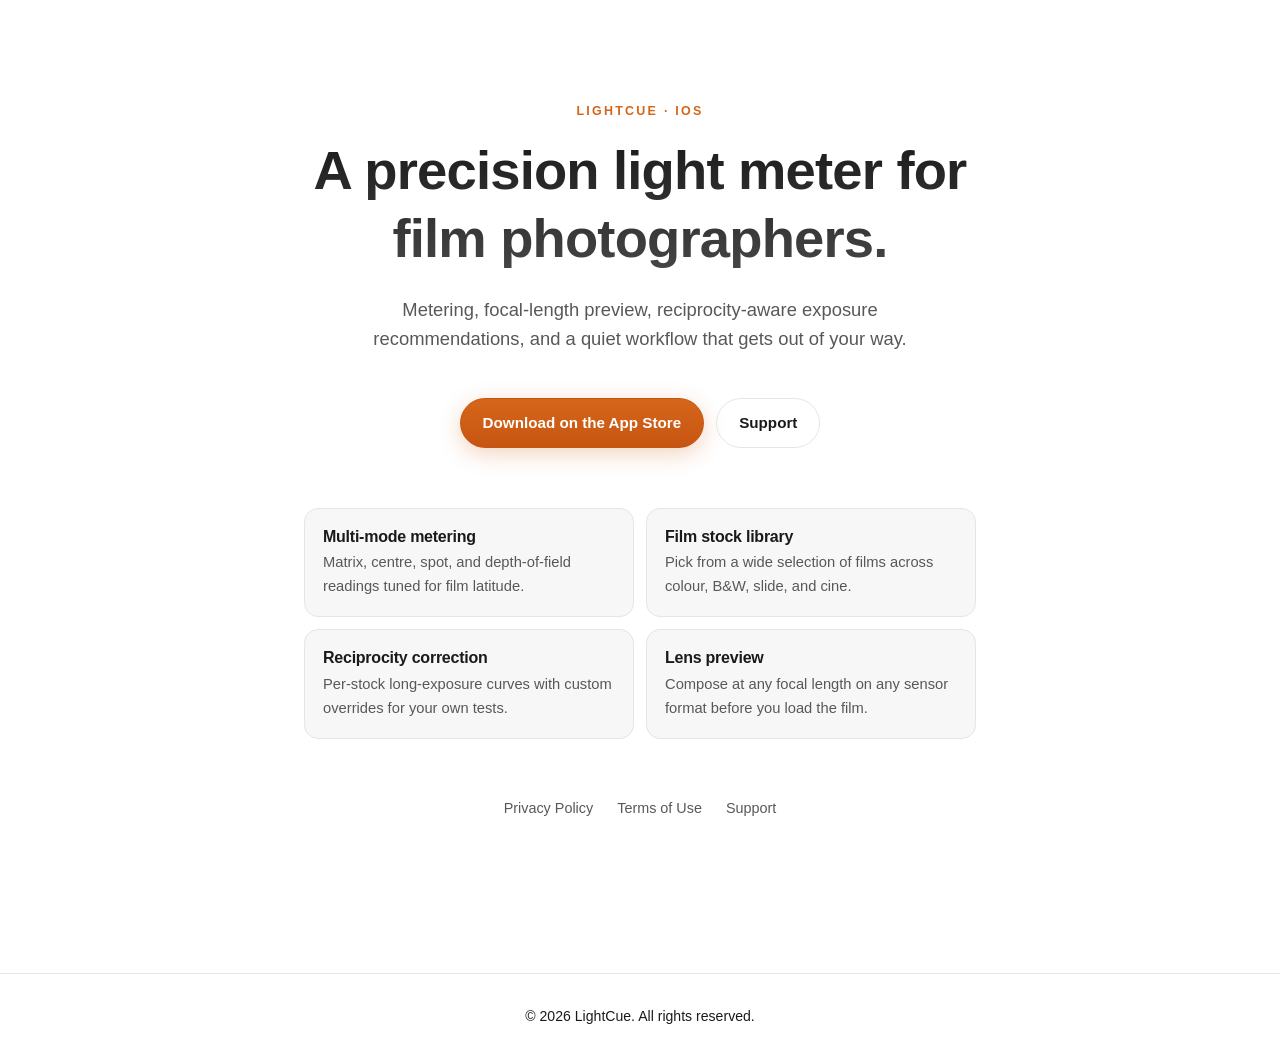
<file: index.html>
<!DOCTYPE html>
<html lang="en">
<head>
<meta charset="UTF-8">
<meta name="viewport" content="width=device-width, initial-scale=1.0">
<title>LightCue — A precision light meter for film photographers</title>
<meta name="description" content="LightCue is a precision iPhone light meter built for film photographers. Spot, center, matrix, and depth-of-field metering with reciprocity correction across an extensive film stock library.">
<link rel="canonical" href="https://qishun-git.github.io/lightcue/">
<link rel="stylesheet" href="assets/styles.css">
</head>
<body class="landing">

<main>
  <span class="eyebrow">LightCue · iOS</span>
  <h1>A precision light meter for film photographers.</h1>
  <p class="lede">Metering, focal-length preview, reciprocity-aware exposure recommendations, and a quiet workflow that gets out of your way.</p>

  <div class="cta-row">
    <a class="btn btn-primary" href="https://apps.apple.com/app/lightcue/id0000000000">Download on the App Store</a>
    <a class="btn btn-ghost" href="support/">Support</a>
  </div>

  <section class="feature-grid">
    <div class="feature">
      <h3>Multi-mode metering</h3>
      <p>Matrix, centre, spot, and depth-of-field readings tuned for film latitude.</p>
    </div>
    <div class="feature">
      <h3>Film stock library</h3>
      <p>Pick from a wide selection of films across colour, B&amp;W, slide, and cine.</p>
    </div>
    <div class="feature">
      <h3>Reciprocity correction</h3>
      <p>Per-stock long-exposure curves with custom overrides for your own tests.</p>
    </div>
    <div class="feature">
      <h3>Lens preview</h3>
      <p>Compose at any focal length on any sensor format before you load the film.</p>
    </div>
  </section>

  <nav class="legal-links" aria-label="Legal and support links">
    <a href="privacy/">Privacy Policy</a>
    <a href="terms/">Terms of Use</a>
    <a href="support/">Support</a>
  </nav>
</main>

<footer class="footer">
  <p>&copy; 2026 LightCue. All rights reserved.</p>
</footer>

</body>
</html>
</file>
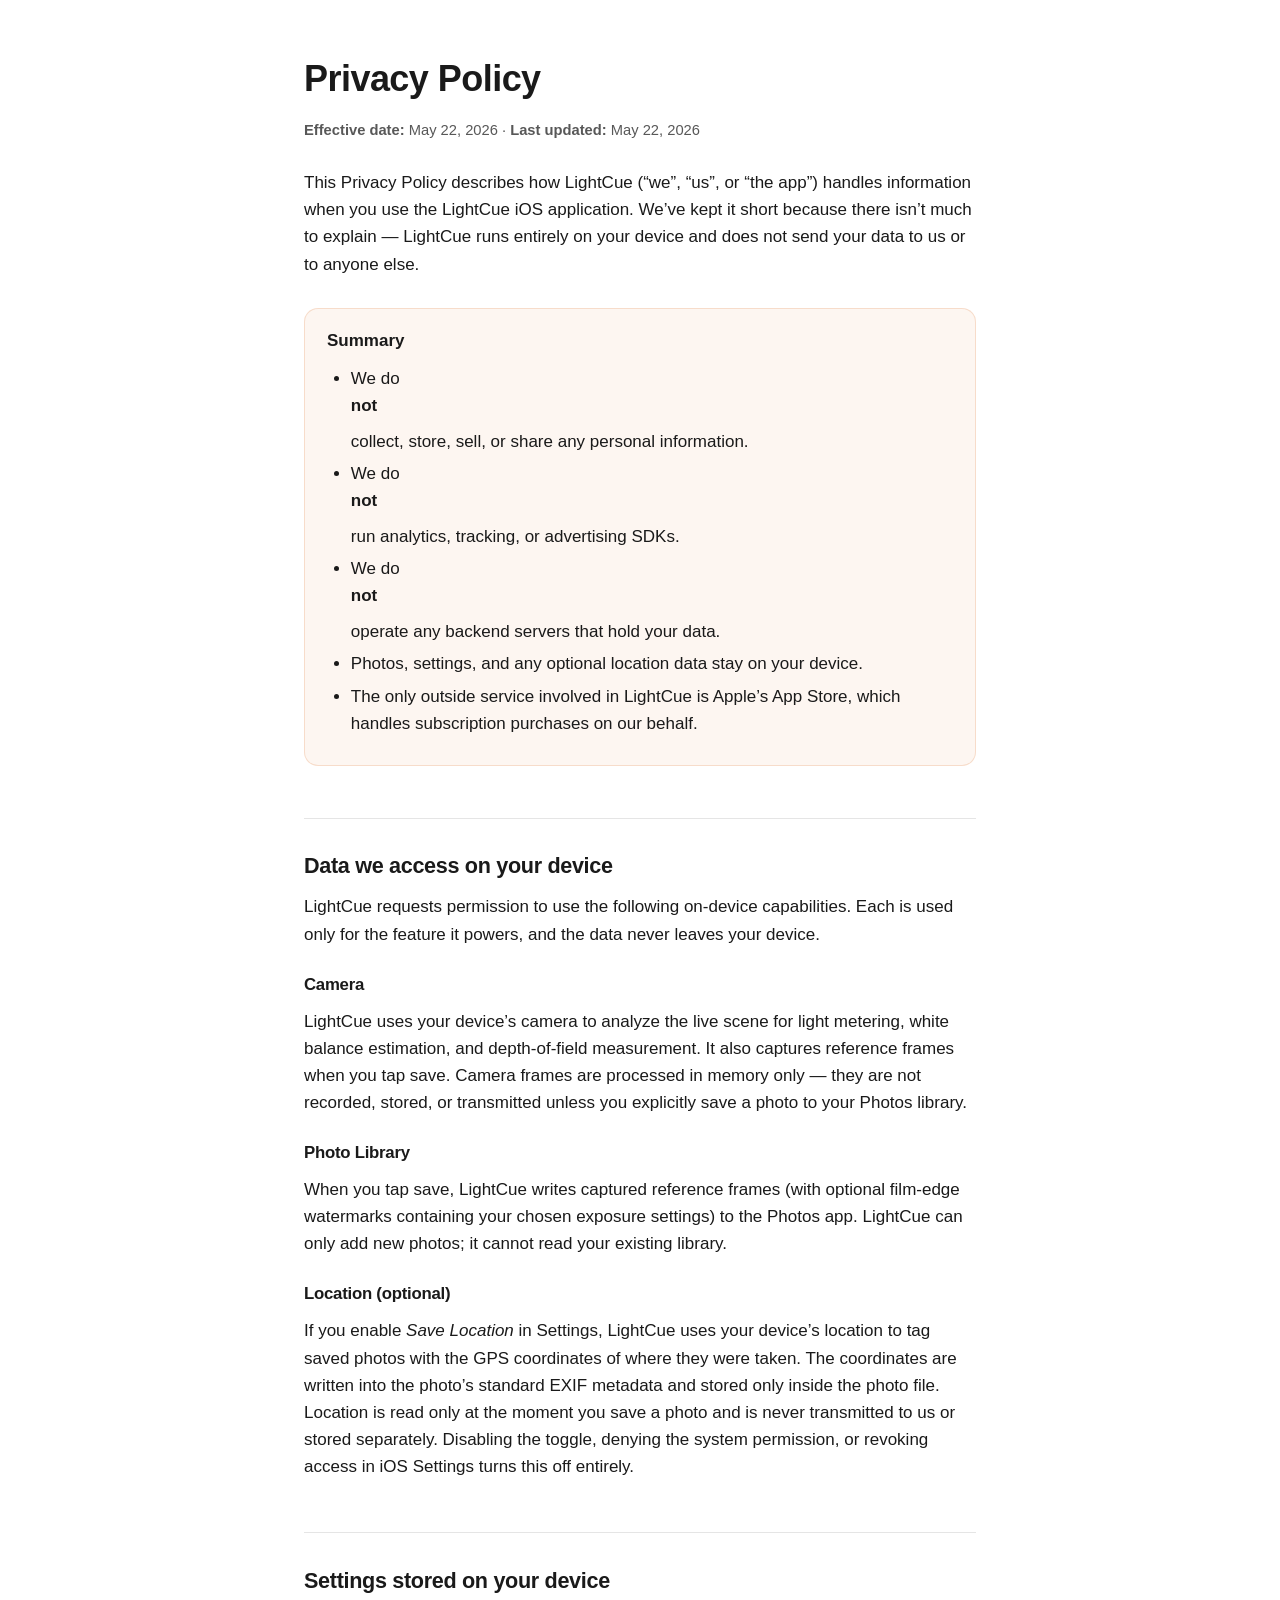
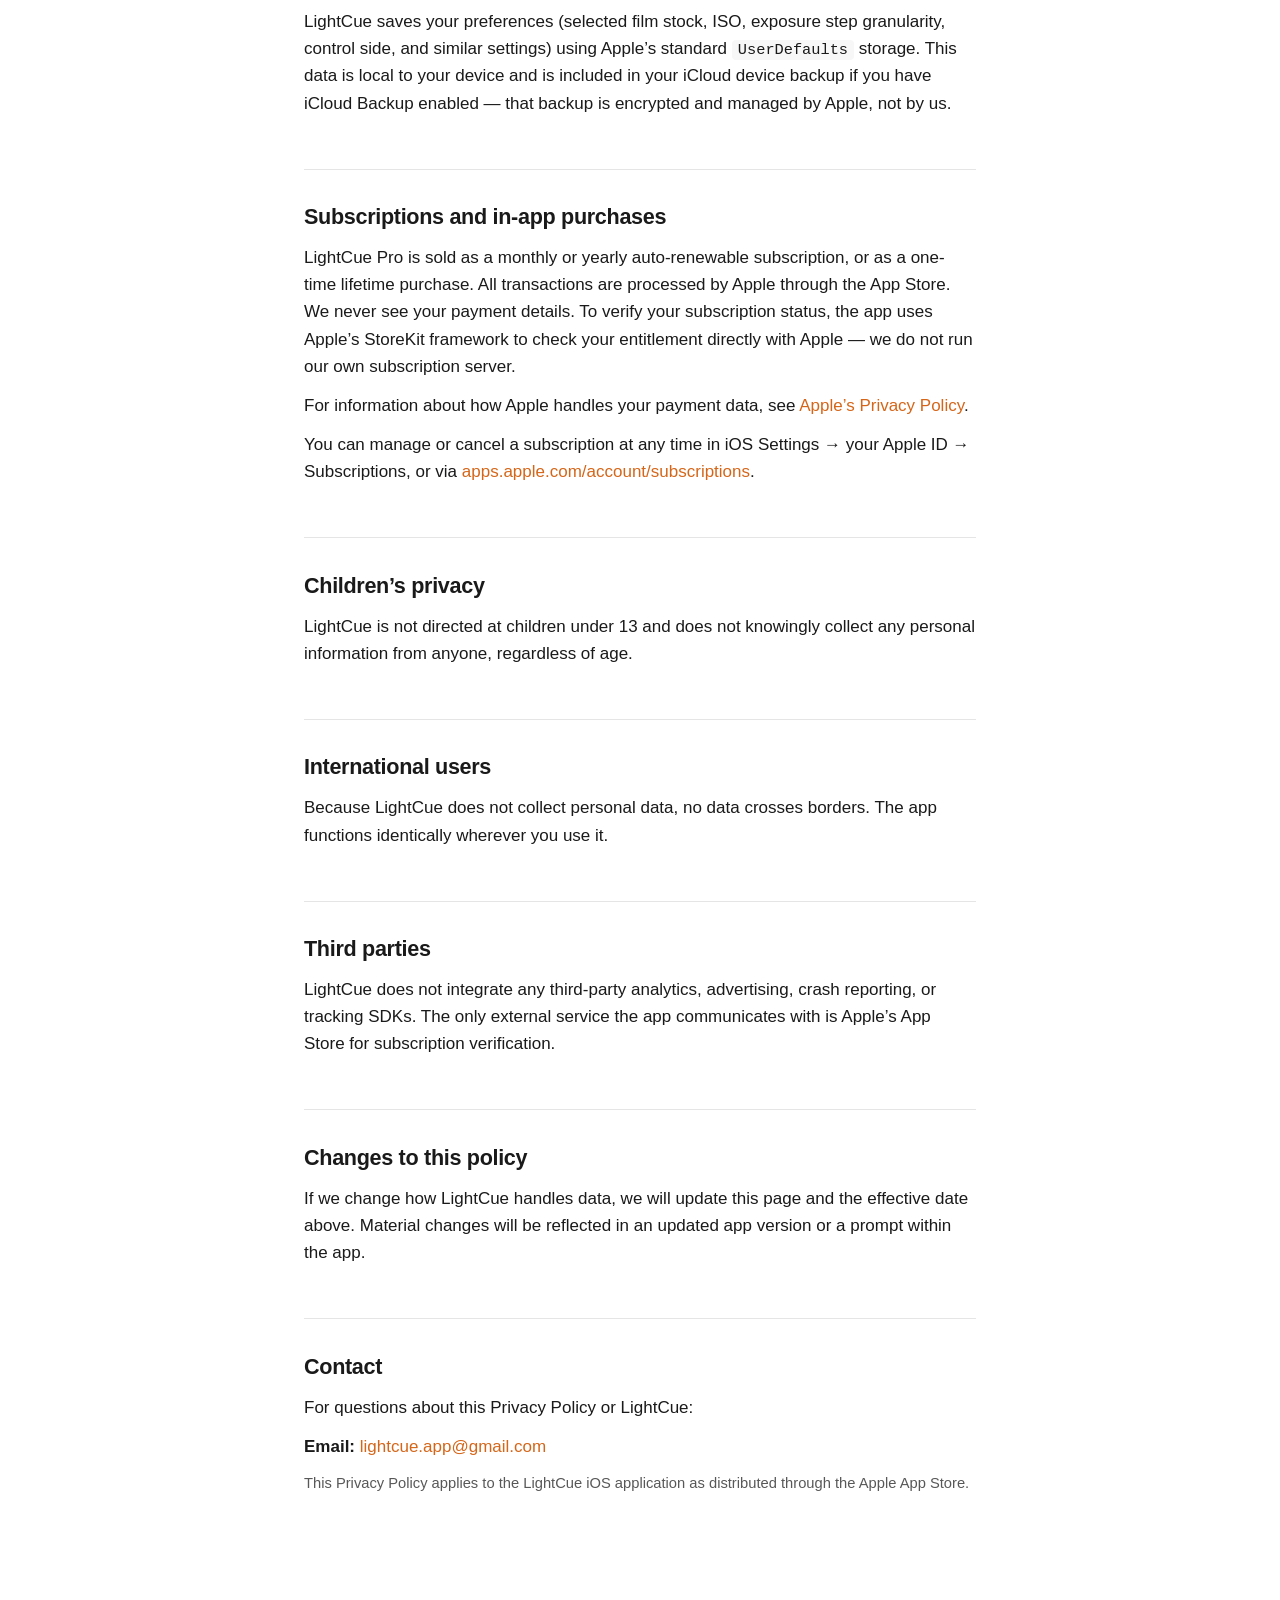
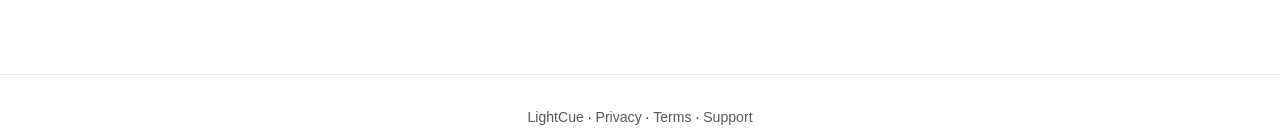
<file: privacy/index.html>
<!DOCTYPE html>
<html lang="en">
<head>
<meta charset="UTF-8">
<meta name="viewport" content="width=device-width, initial-scale=1.0">
<title>Privacy Policy — LightCue</title>
<meta name="description" content="LightCue's privacy policy. We don't collect or transmit your data — everything stays on your device.">
<link rel="canonical" href="https://qishun-git.github.io/lightcue/privacy/">
<link rel="stylesheet" href="../assets/styles.css">
</head>
<body>

<main>

<h1>Privacy Policy</h1>
<p class="meta"><strong>Effective date:</strong> May 22, 2026 &middot; <strong>Last updated:</strong> May 22, 2026</p>

<p>This Privacy Policy describes how LightCue (&ldquo;we&rdquo;, &ldquo;us&rdquo;, or &ldquo;the app&rdquo;) handles information when you use the LightCue iOS application. We&rsquo;ve kept it short because there isn&rsquo;t much to explain &mdash; LightCue runs entirely on your device and does not send your data to us or to anyone else.</p>

<div class="summary">
  <strong>Summary</strong>
  <ul>
    <li>We do <strong>not</strong> collect, store, sell, or share any personal information.</li>
    <li>We do <strong>not</strong> run analytics, tracking, or advertising SDKs.</li>
    <li>We do <strong>not</strong> operate any backend servers that hold your data.</li>
    <li>Photos, settings, and any optional location data stay on your device.</li>
    <li>The only outside service involved in LightCue is Apple&rsquo;s App Store, which handles subscription purchases on our behalf.</li>
  </ul>
</div>

<h2>Data we access on your device</h2>
<p>LightCue requests permission to use the following on-device capabilities. Each is used only for the feature it powers, and the data never leaves your device.</p>

<h3>Camera</h3>
<p>LightCue uses your device&rsquo;s camera to analyze the live scene for light metering, white balance estimation, and depth-of-field measurement. It also captures reference frames when you tap save. Camera frames are processed in memory only &mdash; they are not recorded, stored, or transmitted unless you explicitly save a photo to your Photos library.</p>

<h3>Photo Library</h3>
<p>When you tap save, LightCue writes captured reference frames (with optional film-edge watermarks containing your chosen exposure settings) to the Photos app. LightCue can only add new photos; it cannot read your existing library.</p>

<h3>Location (optional)</h3>
<p>If you enable <em>Save Location</em> in Settings, LightCue uses your device&rsquo;s location to tag saved photos with the GPS coordinates of where they were taken. The coordinates are written into the photo&rsquo;s standard EXIF metadata and stored only inside the photo file. Location is read only at the moment you save a photo and is never transmitted to us or stored separately. Disabling the toggle, denying the system permission, or revoking access in iOS Settings turns this off entirely.</p>

<h2>Settings stored on your device</h2>
<p>LightCue saves your preferences (selected film stock, ISO, exposure step granularity, control side, and similar settings) using Apple&rsquo;s standard <code>UserDefaults</code> storage. This data is local to your device and is included in your iCloud device backup if you have iCloud Backup enabled &mdash; that backup is encrypted and managed by Apple, not by us.</p>

<h2>Subscriptions and in-app purchases</h2>
<p>LightCue Pro is sold as a monthly or yearly auto-renewable subscription, or as a one-time lifetime purchase. All transactions are processed by Apple through the App Store. We never see your payment details. To verify your subscription status, the app uses Apple&rsquo;s StoreKit framework to check your entitlement directly with Apple &mdash; we do not run our own subscription server.</p>
<p>For information about how Apple handles your payment data, see <a href="https://www.apple.com/legal/privacy/">Apple&rsquo;s Privacy Policy</a>.</p>
<p>You can manage or cancel a subscription at any time in iOS Settings &rarr; your Apple ID &rarr; Subscriptions, or via <a href="https://apps.apple.com/account/subscriptions">apps.apple.com/account/subscriptions</a>.</p>

<h2>Children&rsquo;s privacy</h2>
<p>LightCue is not directed at children under 13 and does not knowingly collect any personal information from anyone, regardless of age.</p>

<h2>International users</h2>
<p>Because LightCue does not collect personal data, no data crosses borders. The app functions identically wherever you use it.</p>

<h2>Third parties</h2>
<p>LightCue does not integrate any third-party analytics, advertising, crash reporting, or tracking SDKs. The only external service the app communicates with is Apple&rsquo;s App Store for subscription verification.</p>

<h2>Changes to this policy</h2>
<p>If we change how LightCue handles data, we will update this page and the effective date above. Material changes will be reflected in an updated app version or a prompt within the app.</p>

<h2>Contact</h2>
<p>For questions about this Privacy Policy or LightCue:</p>
<p><strong>Email:</strong> <a href="mailto:lightcue.app@gmail.com">lightcue.app@gmail.com</a></p>

<p class="meta">This Privacy Policy applies to the LightCue iOS application as distributed through the Apple App Store.</p>

</main>

<footer class="footer">
  <p><a href="../">LightCue</a> &middot; <a href="../privacy/">Privacy</a> &middot; <a href="../terms/">Terms</a> &middot; <a href="../support/">Support</a></p>
</footer>

</body>
</html>
</file>
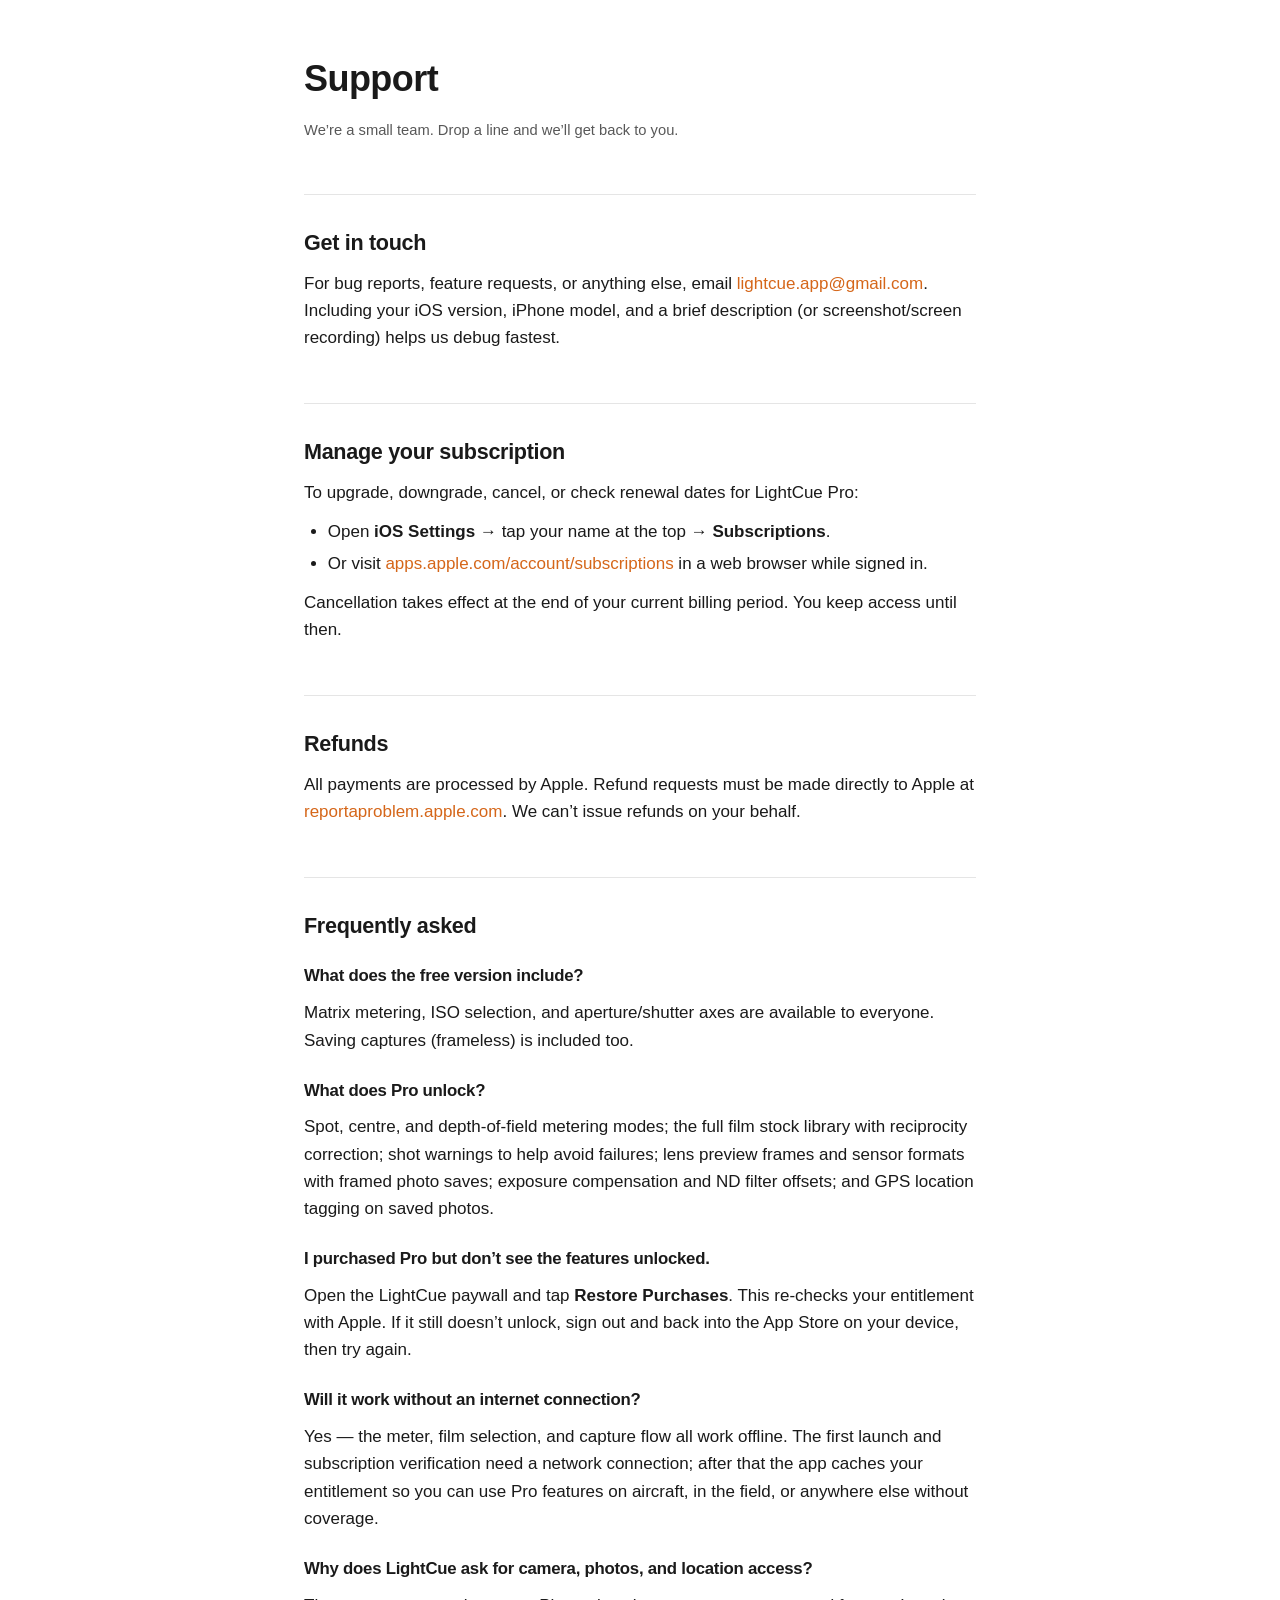
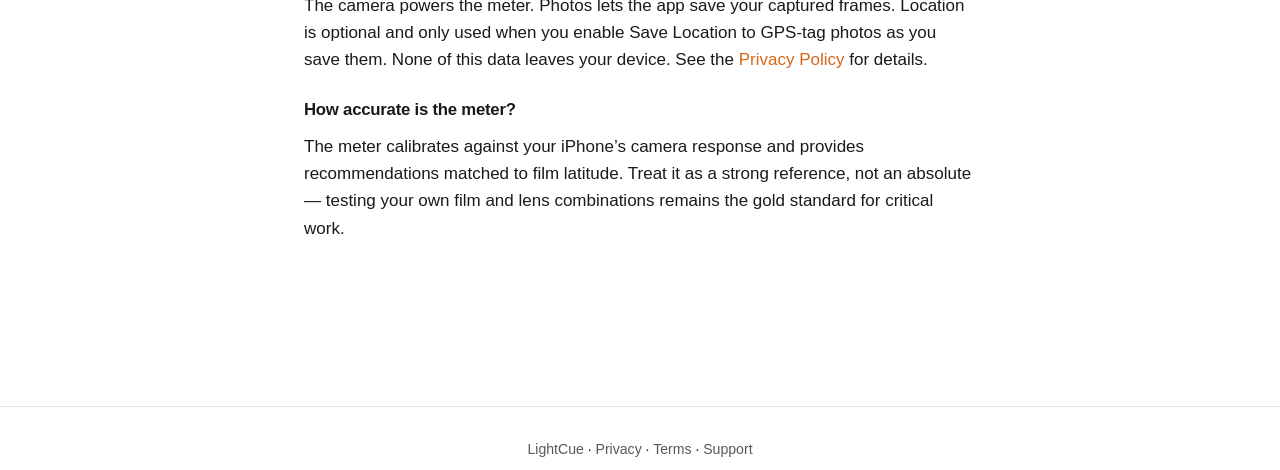
<file: support/index.html>
<!DOCTYPE html>
<html lang="en">
<head>
<meta charset="UTF-8">
<meta name="viewport" content="width=device-width, initial-scale=1.0">
<title>Support — LightCue</title>
<meta name="description" content="Get help with LightCue. Email us, manage your subscription, or read up on common questions.">
<link rel="canonical" href="https://qishun-git.github.io/lightcue/support/">
<link rel="stylesheet" href="../assets/styles.css">
</head>
<body>

<main>

<h1>Support</h1>
<p class="meta">We&rsquo;re a small team. Drop a line and we&rsquo;ll get back to you.</p>

<h2>Get in touch</h2>
<p>For bug reports, feature requests, or anything else, email <a href="mailto:lightcue.app@gmail.com">lightcue.app@gmail.com</a>. Including your iOS version, iPhone model, and a brief description (or screenshot/screen recording) helps us debug fastest.</p>

<h2>Manage your subscription</h2>
<p>To upgrade, downgrade, cancel, or check renewal dates for LightCue Pro:</p>
<ul>
  <li>Open <strong>iOS Settings</strong> &rarr; tap your name at the top &rarr; <strong>Subscriptions</strong>.</li>
  <li>Or visit <a href="https://apps.apple.com/account/subscriptions">apps.apple.com/account/subscriptions</a> in a web browser while signed in.</li>
</ul>
<p>Cancellation takes effect at the end of your current billing period. You keep access until then.</p>

<h2>Refunds</h2>
<p>All payments are processed by Apple. Refund requests must be made directly to Apple at <a href="https://reportaproblem.apple.com">reportaproblem.apple.com</a>. We can&rsquo;t issue refunds on your behalf.</p>

<h2>Frequently asked</h2>

<h3>What does the free version include?</h3>
<p>Matrix metering, ISO selection, and aperture/shutter axes are available to everyone. Saving captures (frameless) is included too.</p>

<h3>What does Pro unlock?</h3>
<p>Spot, centre, and depth-of-field metering modes; the full film stock library with reciprocity correction; shot warnings to help avoid failures; lens preview frames and sensor formats with framed photo saves; exposure compensation and ND filter offsets; and GPS location tagging on saved photos.</p>

<h3>I purchased Pro but don&rsquo;t see the features unlocked.</h3>
<p>Open the LightCue paywall and tap <strong>Restore Purchases</strong>. This re-checks your entitlement with Apple. If it still doesn&rsquo;t unlock, sign out and back into the App Store on your device, then try again.</p>

<h3>Will it work without an internet connection?</h3>
<p>Yes &mdash; the meter, film selection, and capture flow all work offline. The first launch and subscription verification need a network connection; after that the app caches your entitlement so you can use Pro features on aircraft, in the field, or anywhere else without coverage.</p>

<h3>Why does LightCue ask for camera, photos, and location access?</h3>
<p>The camera powers the meter. Photos lets the app save your captured frames. Location is optional and only used when you enable Save Location to GPS-tag photos as you save them. None of this data leaves your device. See the <a href="../privacy/">Privacy Policy</a> for details.</p>

<h3>How accurate is the meter?</h3>
<p>The meter calibrates against your iPhone&rsquo;s camera response and provides recommendations matched to film latitude. Treat it as a strong reference, not an absolute &mdash; testing your own film and lens combinations remains the gold standard for critical work.</p>

</main>

<footer class="footer">
  <p><a href="../">LightCue</a> &middot; <a href="../privacy/">Privacy</a> &middot; <a href="../terms/">Terms</a> &middot; <a href="../support/">Support</a></p>
</footer>

</body>
</html>
</file>
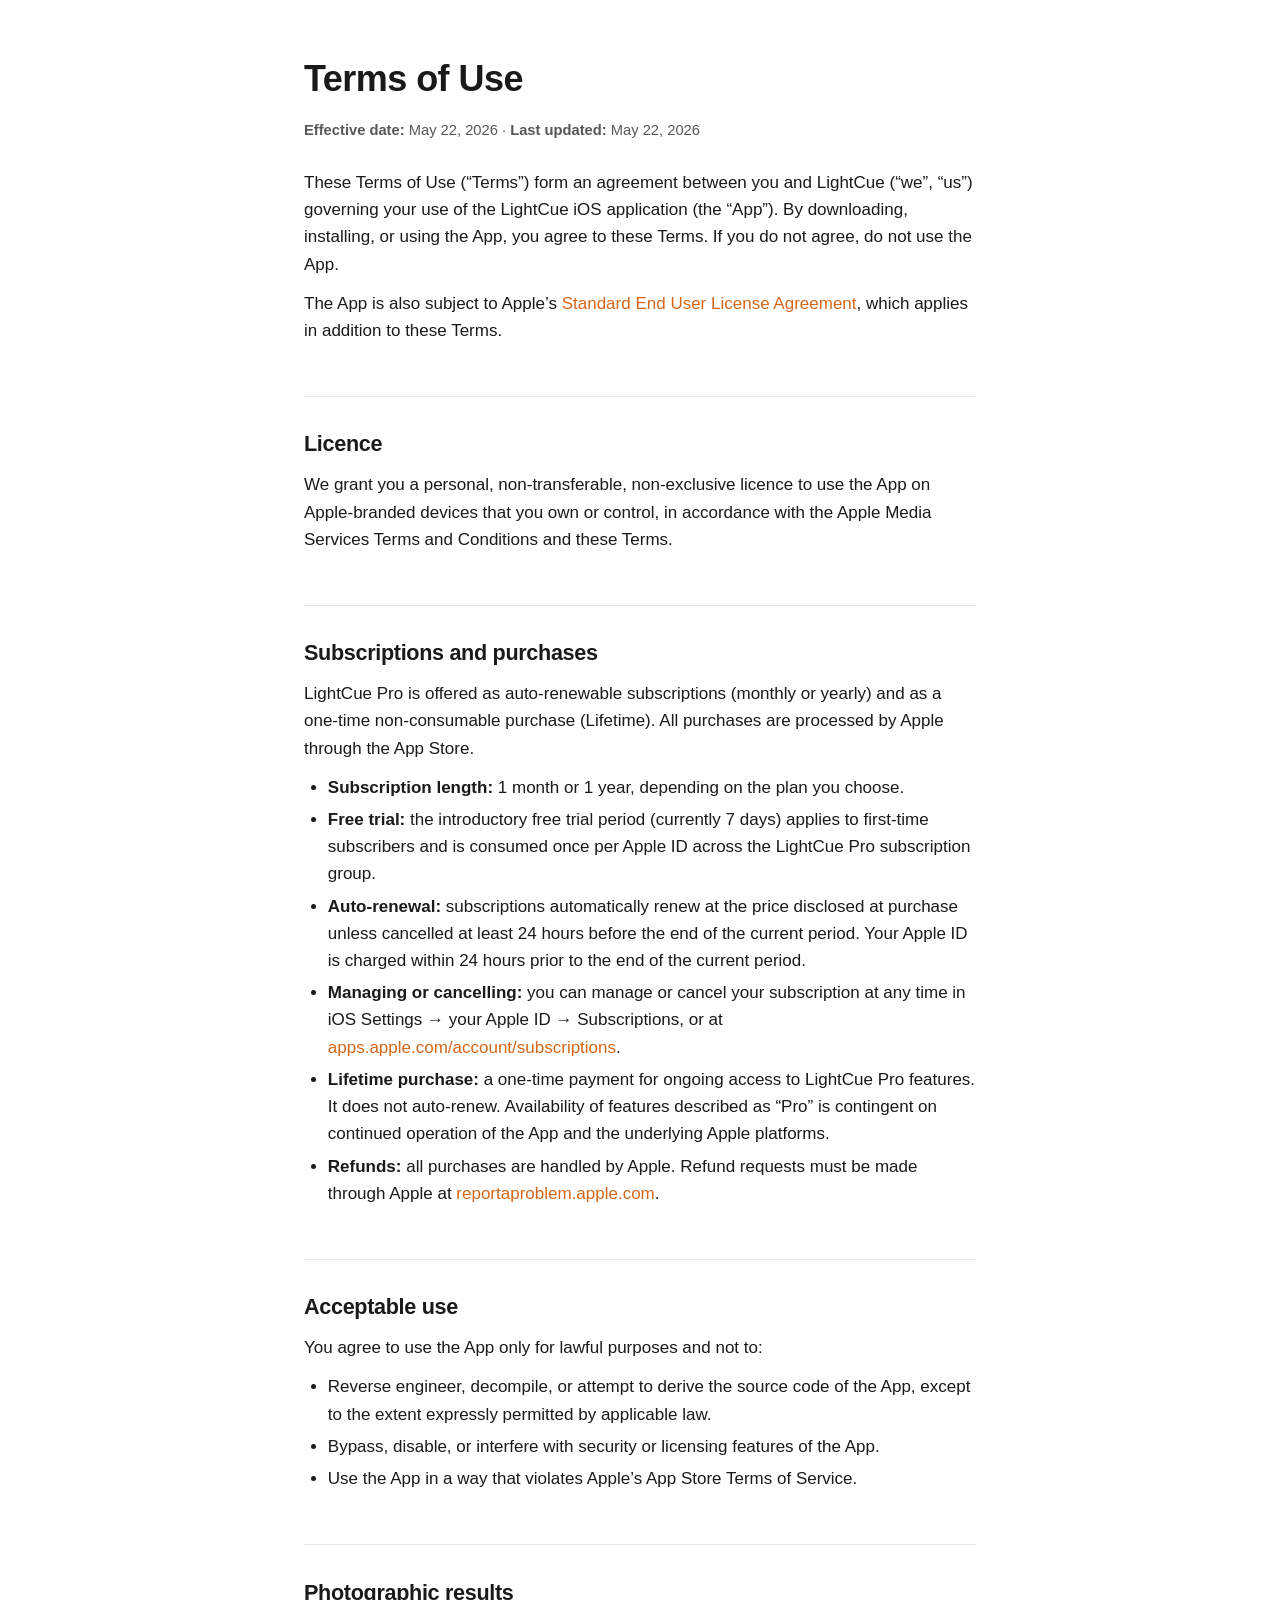
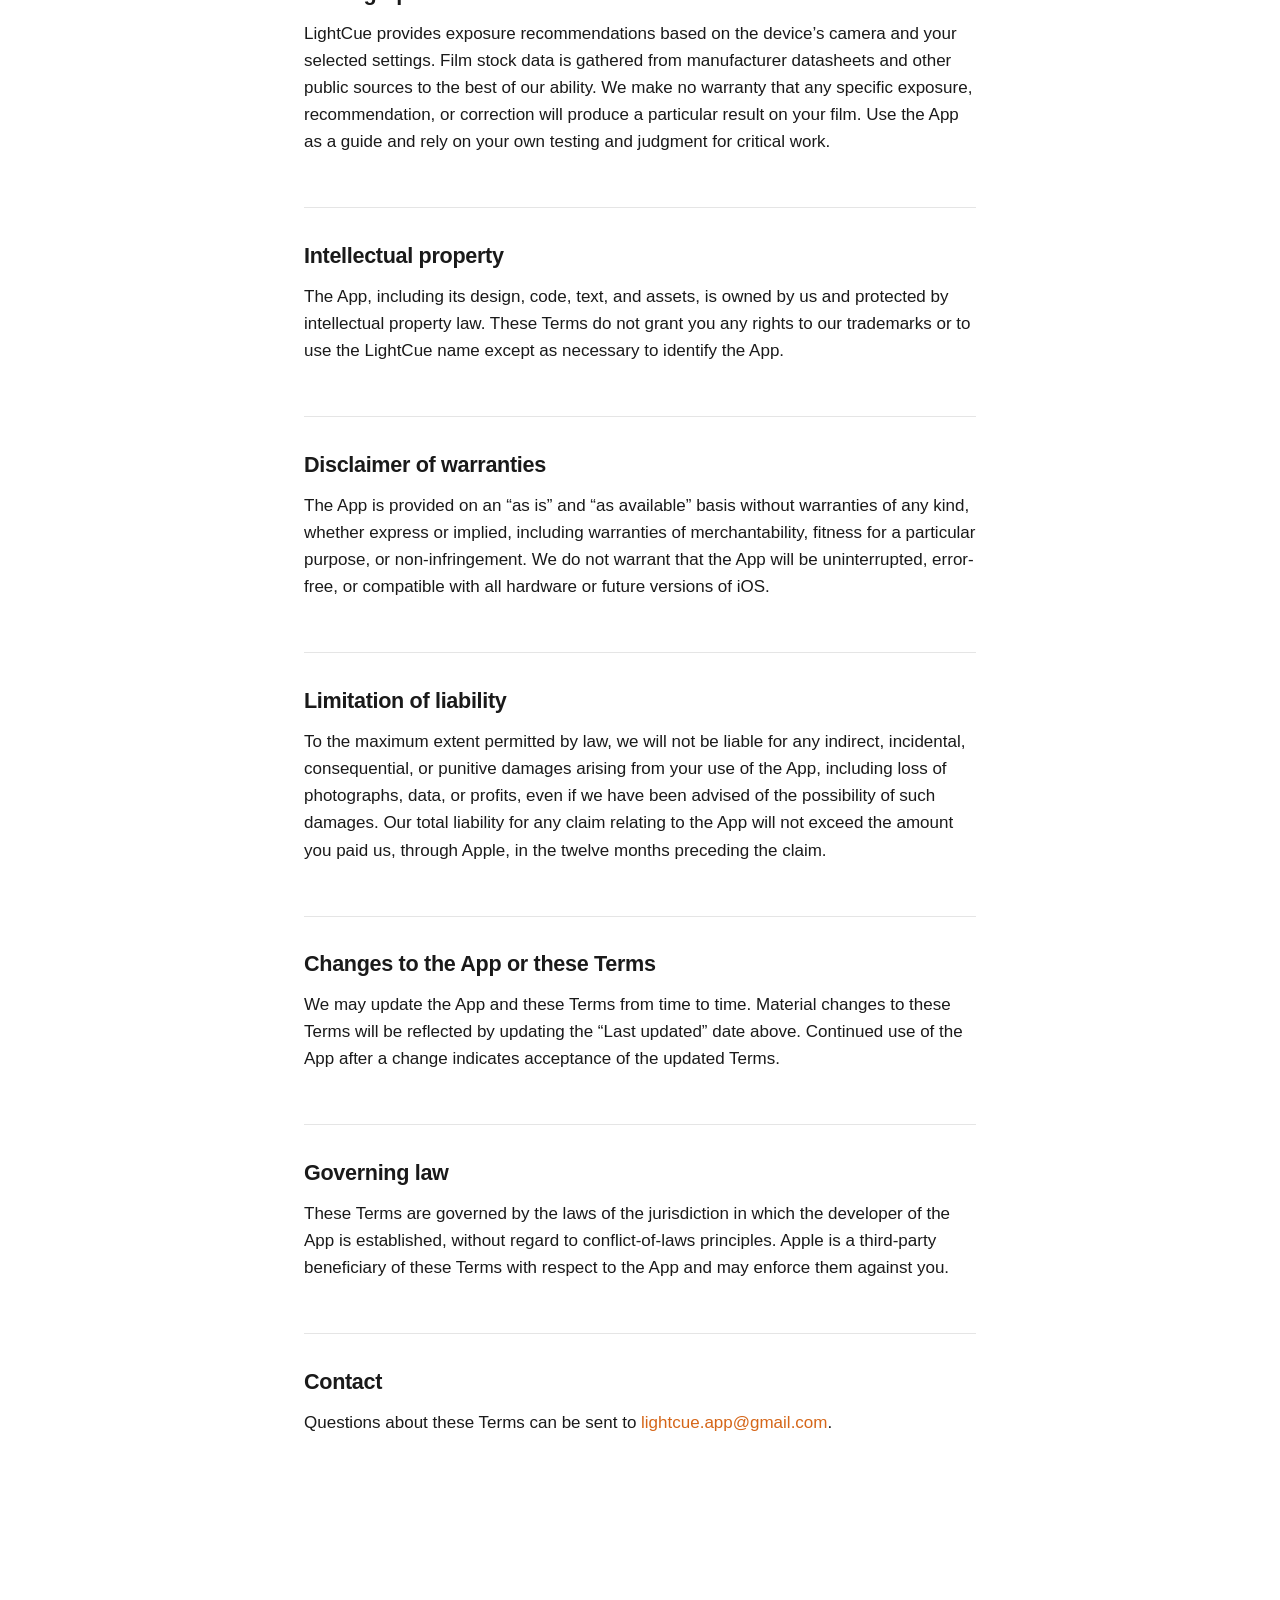
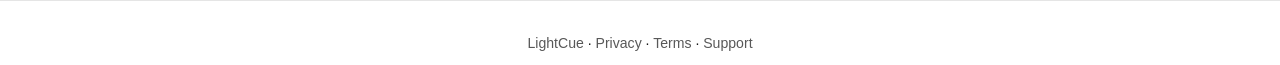
<file: terms/index.html>
<!DOCTYPE html>
<html lang="en">
<head>
<meta charset="UTF-8">
<meta name="viewport" content="width=device-width, initial-scale=1.0">
<title>Terms of Use — LightCue</title>
<meta name="description" content="LightCue's terms of use. The agreement between you and us when you use the app.">
<link rel="canonical" href="https://qishun-git.github.io/lightcue/terms/">
<link rel="stylesheet" href="../assets/styles.css">
</head>
<body>

<main>

<h1>Terms of Use</h1>
<p class="meta"><strong>Effective date:</strong> May 22, 2026 &middot; <strong>Last updated:</strong> May 22, 2026</p>

<p>These Terms of Use (&ldquo;Terms&rdquo;) form an agreement between you and LightCue (&ldquo;we&rdquo;, &ldquo;us&rdquo;) governing your use of the LightCue iOS application (the &ldquo;App&rdquo;). By downloading, installing, or using the App, you agree to these Terms. If you do not agree, do not use the App.</p>

<p>The App is also subject to Apple&rsquo;s <a href="https://www.apple.com/legal/internet-services/itunes/dev/stdeula/">Standard End User License Agreement</a>, which applies in addition to these Terms.</p>

<h2>Licence</h2>
<p>We grant you a personal, non-transferable, non-exclusive licence to use the App on Apple-branded devices that you own or control, in accordance with the Apple Media Services Terms and Conditions and these Terms.</p>

<h2>Subscriptions and purchases</h2>
<p>LightCue Pro is offered as auto-renewable subscriptions (monthly or yearly) and as a one-time non-consumable purchase (Lifetime). All purchases are processed by Apple through the App Store.</p>
<ul>
  <li><strong>Subscription length:</strong> 1 month or 1 year, depending on the plan you choose.</li>
  <li><strong>Free trial:</strong> the introductory free trial period (currently 7 days) applies to first-time subscribers and is consumed once per Apple ID across the LightCue Pro subscription group.</li>
  <li><strong>Auto-renewal:</strong> subscriptions automatically renew at the price disclosed at purchase unless cancelled at least 24 hours before the end of the current period. Your Apple ID is charged within 24 hours prior to the end of the current period.</li>
  <li><strong>Managing or cancelling:</strong> you can manage or cancel your subscription at any time in iOS Settings &rarr; your Apple ID &rarr; Subscriptions, or at <a href="https://apps.apple.com/account/subscriptions">apps.apple.com/account/subscriptions</a>.</li>
  <li><strong>Lifetime purchase:</strong> a one-time payment for ongoing access to LightCue Pro features. It does not auto-renew. Availability of features described as &ldquo;Pro&rdquo; is contingent on continued operation of the App and the underlying Apple platforms.</li>
  <li><strong>Refunds:</strong> all purchases are handled by Apple. Refund requests must be made through Apple at <a href="https://reportaproblem.apple.com">reportaproblem.apple.com</a>.</li>
</ul>

<h2>Acceptable use</h2>
<p>You agree to use the App only for lawful purposes and not to:</p>
<ul>
  <li>Reverse engineer, decompile, or attempt to derive the source code of the App, except to the extent expressly permitted by applicable law.</li>
  <li>Bypass, disable, or interfere with security or licensing features of the App.</li>
  <li>Use the App in a way that violates Apple&rsquo;s App Store Terms of Service.</li>
</ul>

<h2>Photographic results</h2>
<p>LightCue provides exposure recommendations based on the device&rsquo;s camera and your selected settings. Film stock data is gathered from manufacturer datasheets and other public sources to the best of our ability. We make no warranty that any specific exposure, recommendation, or correction will produce a particular result on your film. Use the App as a guide and rely on your own testing and judgment for critical work.</p>

<h2>Intellectual property</h2>
<p>The App, including its design, code, text, and assets, is owned by us and protected by intellectual property law. These Terms do not grant you any rights to our trademarks or to use the LightCue name except as necessary to identify the App.</p>

<h2>Disclaimer of warranties</h2>
<p>The App is provided on an &ldquo;as is&rdquo; and &ldquo;as available&rdquo; basis without warranties of any kind, whether express or implied, including warranties of merchantability, fitness for a particular purpose, or non-infringement. We do not warrant that the App will be uninterrupted, error-free, or compatible with all hardware or future versions of iOS.</p>

<h2>Limitation of liability</h2>
<p>To the maximum extent permitted by law, we will not be liable for any indirect, incidental, consequential, or punitive damages arising from your use of the App, including loss of photographs, data, or profits, even if we have been advised of the possibility of such damages. Our total liability for any claim relating to the App will not exceed the amount you paid us, through Apple, in the twelve months preceding the claim.</p>

<h2>Changes to the App or these Terms</h2>
<p>We may update the App and these Terms from time to time. Material changes to these Terms will be reflected by updating the &ldquo;Last updated&rdquo; date above. Continued use of the App after a change indicates acceptance of the updated Terms.</p>

<h2>Governing law</h2>
<p>These Terms are governed by the laws of the jurisdiction in which the developer of the App is established, without regard to conflict-of-laws principles. Apple is a third-party beneficiary of these Terms with respect to the App and may enforce them against you.</p>

<h2>Contact</h2>
<p>Questions about these Terms can be sent to <a href="mailto:lightcue.app@gmail.com">lightcue.app@gmail.com</a>.</p>

</main>

<footer class="footer">
  <p><a href="../">LightCue</a> &middot; <a href="../privacy/">Privacy</a> &middot; <a href="../terms/">Terms</a> &middot; <a href="../support/">Support</a></p>
</footer>

</body>
</html>
</file>
<file: assets/styles.css>
/* LightCue site shared stylesheet.
   Applied to landing, privacy, terms, and support pages so they
   inherit the same look. */

:root {
  --text: #1a1a1a;
  --muted: #585858;
  --soft: #8a8a8a;
  --accent: #d56619;
  --accent-deep: #c75512;
  --bg: #ffffff;
  --surface: #f7f7f7;
  --border: #e5e5e5;
  --radius: 14px;
  --max-width: 720px;
}

@media (prefers-color-scheme: dark) {
  :root {
    --text: #ededed;
    --muted: #b0b0b0;
    --soft: #6f6f6f;
    --accent: #ff8c3d;
    --accent-deep: #ff6f1a;
    --bg: #0e0e10;
    --surface: #18181b;
    --border: #2a2a2e;
  }
}

* { box-sizing: border-box; }

html { -webkit-text-size-adjust: 100%; }

body {
  font-family: -apple-system, BlinkMacSystemFont, "SF Pro Text", "Segoe UI", Helvetica, Arial, sans-serif;
  font-size: 17px;
  line-height: 1.6;
  color: var(--text);
  background: var(--bg);
  margin: 0;
  -webkit-font-smoothing: antialiased;
  -moz-osx-font-smoothing: grayscale;
}

main {
  max-width: var(--max-width);
  margin: 0 auto;
  padding: 56px 24px 96px;
}

h1, h2, h3 {
  font-family: -apple-system, BlinkMacSystemFont, "SF Pro Display", "Segoe UI", Helvetica, Arial, sans-serif;
  letter-spacing: -0.015em;
  line-height: 1.25;
  color: var(--text);
}

h1 {
  font-size: 2.25rem;
  font-weight: 800;
  margin: 0 0 0.5em;
}

h2 {
  font-size: 1.35rem;
  font-weight: 700;
  margin-top: 2.4em;
  margin-bottom: 0.6em;
  padding-top: 1.6em;
  border-top: 1px solid var(--border);
}

h3 {
  font-size: 1.05rem;
  font-weight: 700;
  margin-top: 1.6em;
  margin-bottom: 0.3em;
}

p {
  margin: 0.7em 0;
  color: var(--text);
}

ul {
  padding-left: 1.4em;
  margin: 0.6em 0;
}

li {
  margin: 0.3em 0;
}

a {
  color: var(--accent);
  text-decoration: none;
  border-bottom: 1px solid transparent;
  transition: border-color 120ms ease;
}

a:hover, a:focus {
  border-bottom-color: var(--accent);
}

code {
  font-family: ui-monospace, SFMono-Regular, "SF Mono", Menlo, Consolas, monospace;
  font-size: 0.9em;
  padding: 0.05em 0.4em;
  background: var(--surface);
  border-radius: 4px;
}

.meta {
  color: var(--muted);
  font-size: 0.92rem;
  margin: 0 0 1.8em;
}

.summary {
  background: rgba(213, 102, 25, 0.06);
  border: 1px solid rgba(213, 102, 25, 0.18);
  border-radius: var(--radius);
  padding: 18px 22px;
  margin: 1.8em 0;
}

@media (prefers-color-scheme: dark) {
  .summary {
    background: rgba(255, 140, 61, 0.08);
    border-color: rgba(255, 140, 61, 0.22);
  }
}

.summary strong { display: block; margin-bottom: 0.5em; }

.footer {
  margin-top: 4em;
  padding-top: 1.5em;
  border-top: 1px solid var(--border);
  color: var(--muted);
  font-size: 0.88rem;
  text-align: center;
}

.footer a { color: var(--muted); }

/* ------------------------------------------------------------------
   Landing-page-specific styling
   ------------------------------------------------------------------ */

.landing {
  text-align: center;
}

.landing main {
  padding-top: 96px;
}

.eyebrow {
  display: inline-block;
  font-size: 0.78rem;
  font-weight: 700;
  letter-spacing: 0.18em;
  text-transform: uppercase;
  color: var(--accent);
  margin-bottom: 1.2em;
}

.landing h1 {
  font-size: clamp(2.4rem, 6vw, 3.4rem);
  margin-bottom: 0.4em;
  background: linear-gradient(180deg, var(--text) 0%, var(--muted) 140%);
  -webkit-background-clip: text;
  background-clip: text;
  color: transparent;
}

.lede {
  font-size: 1.15rem;
  color: var(--muted);
  max-width: 540px;
  margin: 0 auto 2.4em;
}

.cta-row {
  display: flex;
  gap: 12px;
  justify-content: center;
  flex-wrap: wrap;
  margin-top: 1.6em;
  margin-bottom: 3.5em;
}

.btn {
  display: inline-flex;
  align-items: center;
  justify-content: center;
  padding: 12px 22px;
  border-radius: 999px;
  font-size: 0.95rem;
  font-weight: 600;
  border: 1px solid transparent;
  transition: transform 120ms ease, background 120ms ease, border-color 120ms ease;
}

.btn:hover { transform: translateY(-1px); }

.btn-primary {
  background: linear-gradient(180deg, var(--accent), var(--accent-deep));
  color: #ffffff;
  border-color: var(--accent-deep);
  box-shadow: 0 6px 22px rgba(213, 102, 25, 0.28);
}

.btn-primary:hover { border-bottom-color: var(--accent-deep); }

.btn-ghost {
  color: var(--text);
  border-color: var(--border);
  background: transparent;
}

.btn-ghost:hover { border-bottom-color: var(--border); }

.feature-grid {
  display: grid;
  grid-template-columns: repeat(auto-fit, minmax(220px, 1fr));
  gap: 12px;
  margin: 2em auto 0;
  text-align: left;
}

.feature {
  padding: 18px 18px;
  border: 1px solid var(--border);
  border-radius: var(--radius);
  background: var(--surface);
}

.feature h3 {
  margin: 0 0 0.3em;
  font-size: 1rem;
}

.feature p {
  margin: 0;
  color: var(--muted);
  font-size: 0.92rem;
}

.legal-links {
  margin-top: 4em;
  display: flex;
  gap: 24px;
  justify-content: center;
  flex-wrap: wrap;
  font-size: 0.9rem;
  color: var(--muted);
}

.legal-links a {
  color: var(--muted);
  border-bottom-color: transparent;
}

.legal-links a:hover { color: var(--accent); border-bottom-color: var(--accent); }
</file>
